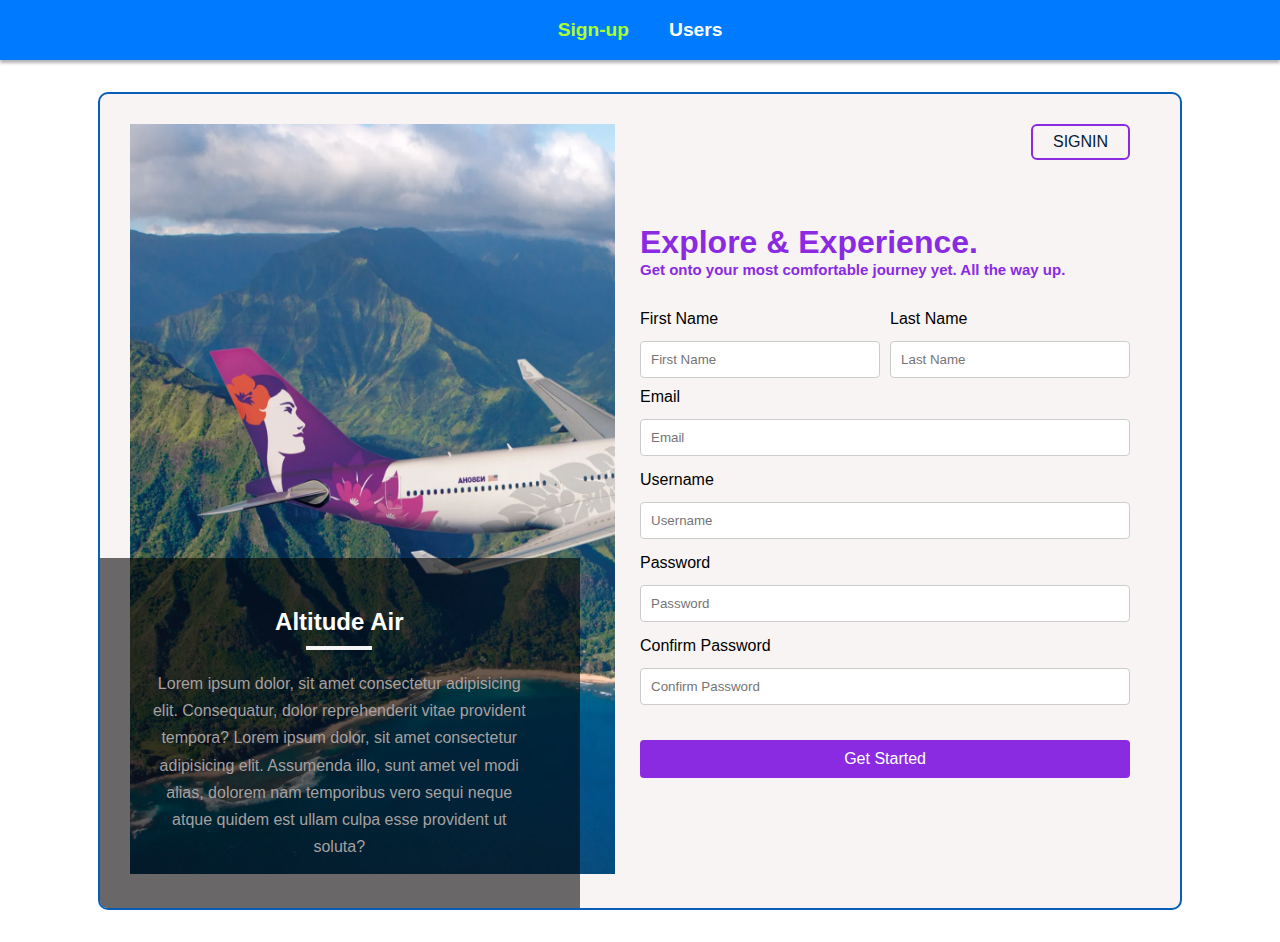
<file: index.html>
<!DOCTYPE html>
<html lang="en">

<head>
    <meta charset="UTF-8">
    <meta name="viewport" content="width=device-width, initial-scale=1.0">
    <link rel="shortcut icon" href="assets/leftImage.png" type="image/x-icon">
    <link rel="stylesheet" href="./css/home.css">
    <title>Broomees - airline</title>
</head>

<body>

    <nav class="nav">
        <!-- Navigation content -->
        <ul class="ul">
            <a href="#" class="active">
                <li>
                    Sign-up
                </li>
            </a>
            <a href="./pages/users.html">
                <li>Users</li>
            </a>
        </ul>
    </nav>

    <main>
        <div class="mainDiv">
            <div class="leftSection">
                <img src="./assets/leftImage.png" alt="LeftImage-airline" height="750px">
                <div class="leftContent">
                    <h2 class="h1Text">Altitude Air</h2>
                    <hr>
                    <p>Lorem ipsum dolor, sit amet consectetur adipisicing elit. Consequatur, dolor reprehenderit vitae
                        provident tempora? Lorem ipsum dolor, sit amet consectetur adipisicing elit. Assumenda illo,
                        sunt amet vel modi alias, dolorem nam temporibus vero sequi neque atque quidem est ullam culpa
                        esse provident ut soluta?</p>
                </div>
            </div>
            <div class="rightSection">
                <a href="pages/login.html" class="goToSignInBtn">Signin</a>
                <div class="rightContent">
                    <h1>Explore & Experience.</h1>
                    <p>Get onto your most comfortable journey yet. All the way up.</p>
                </div>
                <div class="formDiv">
                    <form class="customForm" id="SignUpFormData">
                        <div class="name">
                            <div class="nameFields">
                                <div class="firstName">
                                    <label for="firstName">First Name</label>
                                    <input type="text" id="firstName" placeholder="First Name">
                                </div>
                                <div class="lastName">
                                    <label for="lastName">Last Name</label>
                                    <input type="text" id="lastName" placeholder="Last Name">
                                </div>
                            </div>
                        </div>
                        <div class="email">
                            <label for="email">Email</label>
                            <input type="email" id="inputEmail" placeholder="Email">
                        </div>
                        <div class="username">
                            <label for="username">Username</label>
                            <input type="text" id="username" placeholder="Username">
                        </div>
                        <div class="password">
                            <label for="inputPassword">Password</label>
                            <input type="password" id="inputPassword" placeholder="Password">
                        </div>
                        <div class="confirmPassword">
                            <label for="cPassword">Confirm Password</label>
                            <input type="password" id="cPassword" placeholder="Confirm Password">
                        </div>
                        <button type="button" id="getStartedButton" class="getStartedButton" title="signUp">Get
                            Started</button>
                        <div class="error" id="error">
                            <!-- Error -->
                        </div>
                    </form>
                </div>
            </div>
        </div>
    </main>

    <script src="js/register.js"></script>
</body>

</html>
</file>
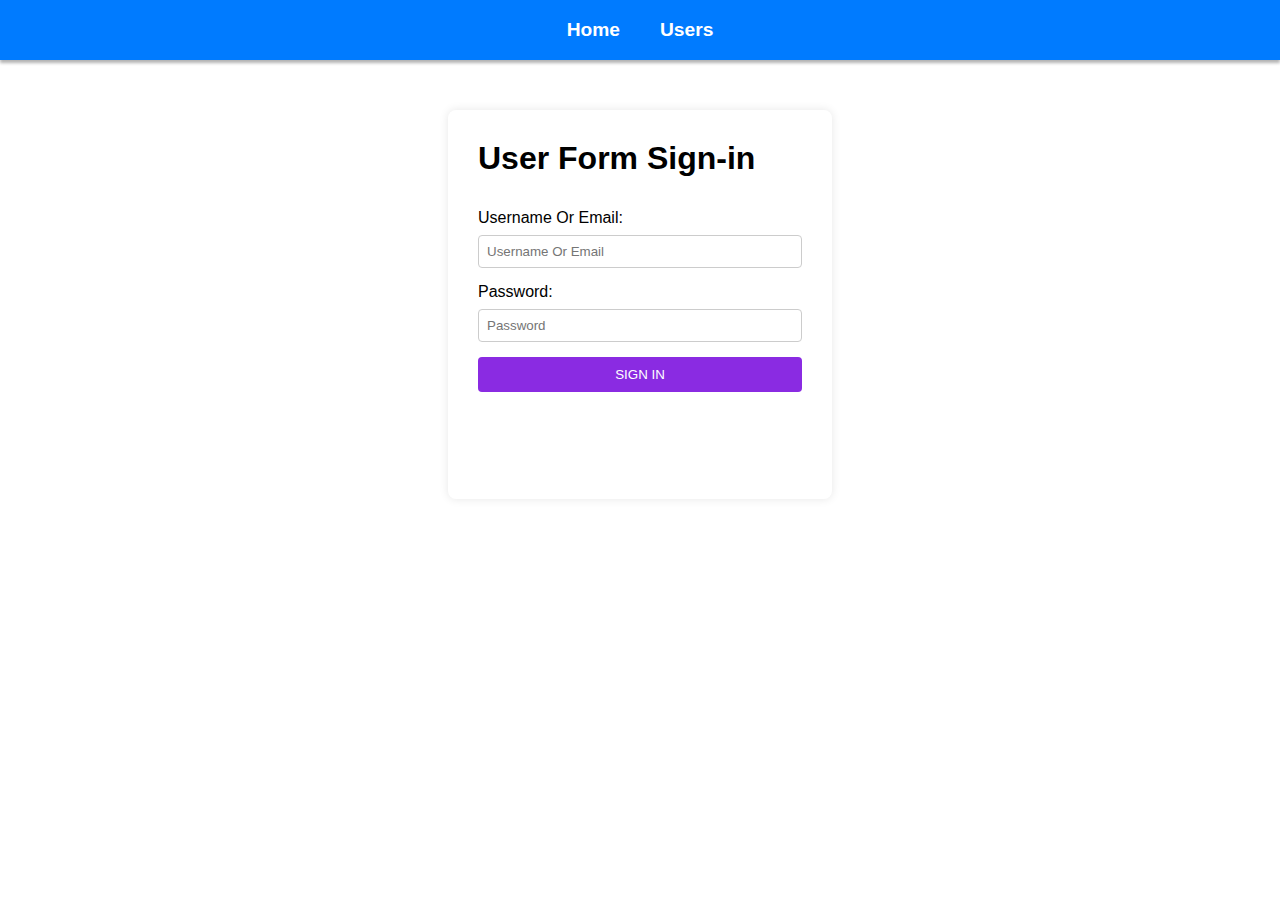
<file: pages/login.html>
<!DOCTYPE html>
<html lang="en">

<head>
    <meta charset="UTF-8">
    <meta name="viewport" content="width=device-width, initial-scale=1.0">
    <link rel="shortcut icon" href="../assets/leftImage.png" type="image/x-icon">
    <link rel="stylesheet" href="../css/home.css">
    <link rel="stylesheet" href="../css/userLogin.css">
    <title>Sign-in users</title>
</head>

<body>

    <nav class="nav">
        <!-- Navigation content -->
        <ul class="ul">
            <a href="../index.html">
                <li>
                    Home
                </li>
            </a>
            <a href="./users.html">
                <li>Users</li>
            </a>
        </ul>
    </nav>

    <div class="container">
        <h1 class="heading">User Form Sign-in</h1>
        <form id="signInForm" class="form">
            <!-- <h2>User Sign In</h2> -->
            <div class="form-group">
                <label for="usernameOrEmail">Username Or Email:</label>
                <input type="text" id="usernameOrEmail" name="usernameOrEmail" required placeholder="Username Or Email">
            </div>
            <div class="form-group">
                <label for="password">Password:</label>
                <input type="password" id="password" name="password" required placeholder="Password">
            </div>
            <button type="button" id="signInButton">Sign In</button>
            <p id="error" class="error">
                <!-- Error Here -->
            </p>
        </form>
    </div>

    <script src="../js/login.js"></script>


</body>

</html>
</file>
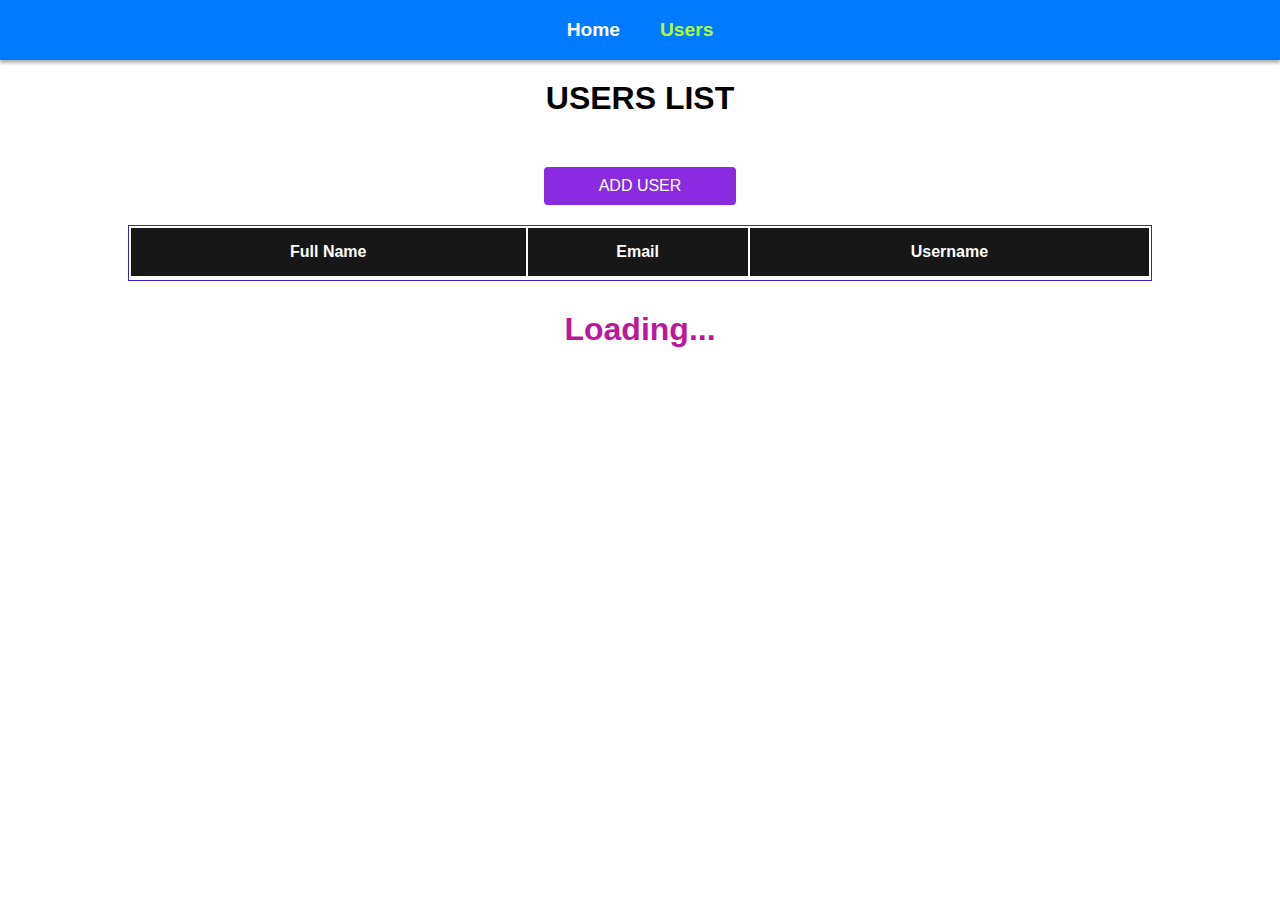
<file: pages/users.html>
<!DOCTYPE html>
<html lang="en">

<head>
    <meta charset="UTF-8">
    <meta name="viewport" content="width=device-width, initial-scale=1.0">
    <link rel="stylesheet" href="../css/home.css">
    <link rel="stylesheet" href="../css/userList.css">
    <link rel="shortcut icon" href="../assets/leftImage.png" type="image/x-icon">

    <title>Users</title>
</head>

<body>
    <nav class="nav">
        <!-- Navigation content -->
        <ul class="ul">
            <a href="../index.html">
                <li>
                    Home
                </li>
            </a>
            <a href="#" class="active">
                <li>Users</li>
            </a>
        </ul>
    </nav>
    <h1 class="title" id="title">Users List</h1>
    <a href="../index.html" id="addUser">Add User</a>
    <table class="table" id="table">
        <thead class="thead-dark">
            <tr>
                <th scope="col">Full Name</th>
                <th scope="col">Email</th>
                <th scope="col">Username</th>
            </tr>
        </thead>

        <tbody class="table-data" id="table-data">
            <!-- Dynamically data from js -->
            <tr>
                <!-- Dynamically data from js -->
            </tr>
        </tbody>
    </table>
    <h1 class="loading" id="loading">
        <!-- Loading Status Here -->
    </h1>
    <script src="../js/userList.js"></script>
</body>

</html>
</file>
<file: css/userLogin.css>
.heading {
	/* padding: 20px 50px; */
	font-size: 2rem;
	margin-bottom: 2rem;
}

.container {
	width: 30%;
	margin-top: 50px;
	background-color: #fff;
	padding: 30px;
	border-radius: 8px;
	box-shadow: 0 0 10px rgba(0, 0, 0, 0.1);
}

.form {
	margin: 2rem auto;
}

.form-group {
	margin-bottom: 15px;
}

label {
	display: block;
	margin-bottom: 8px;
}

input {
	width: 100%;
	padding: 8px;
	box-sizing: border-box;
	border: 1px solid #ccc;
	border-radius: 4px;
}

button {
	background-color: blueviolet;
	text-transform: uppercase;
	color: white;
	padding: 10px;
	border: none;
	border-radius: 4px;
	cursor: pointer;
	width: 100%;
}

button:hover {
	background-color: rgb(97, 28, 161);
}

@media (max-width: 1130px) {
	.container {
		width: 100%;
	}
	.heading {
		font-size: 1.5rem;
	}
}
</file>
<file: css/userList.css>
.h1Text {
	font-weight: bold;
	font-size: 2rem;
}
#addUser {
	margin-top: 50px;
	text-decoration: none;
	text-transform: uppercase;
	width: 15%;
	padding: 10px;
	background-color: blueviolet;
	color: #fff;
	border: none;
	text-align: center;
	border-radius: 4px;
	font-size: 16px;
	cursor: pointer;
}
#addUser:hover {
	background-color: rgb(104, 27, 176);
}
.title {
	margin-top: 20px;
	text-transform: uppercase;
	align-items: start;
}
/* Style the table */
.table {
	width: 80%;
	margin: 0 auto;
	/* border-collapse: collapse; */
	margin-top: 20px;
	text-align: center;
	border: 1px solid rgb(58, 35, 206);
	/* padding: 20px; */
	margin-bottom: 30px;
}

.thead-dark {
	height: 3rem;
	background-color: #181717;
	color: white;
}

.table-data td {
	padding: 12px;
	border-bottom: 1px solid #dddd;
}

.loading {
	color: rgb(189, 24, 153);
}
</file>
<file: css/home.css>
/* Reset default margin and padding */
* {
	margin: 0;
	padding: 0;
	box-sizing: border-box;
}

::-webkit-scrollbar {
	width: 0;
}

/* Body styles */
body {
	font-family: "Arial", sans-serif;
	display: flex;
	flex-direction: column;
	align-items: center;
	justify-content: center;
	margin: 0;
	padding: 0;
}

/* Navigation styles */
nav {
	width: 100%;
	display: flex;
	align-items: center;
	justify-content: center;
	background-color: #007bff;
	min-height: 60px;
	box-shadow: 0 3px 3px hsl(0deg 0% 0% / 0.3);
}

ul {
	display: flex;
	align-items: center;
	justify-content: center;
	padding: 10px;
	list-style: none;
	font-size: 1.2rem;
}
.active {
	color: greenyellow;
}
ul a {
	color: white;
	font-weight: bold;
	text-decoration: none;
}

ul li {
	margin: 0 20px;
	cursor: pointer;
}

/* Main styles */
main {
	max-width: 90vw;
	margin: 2rem auto;
}

/* Main division styles */
.mainDiv {
	padding: 30px;
	border: 2px solid #085db8;
	background-color: #f8f4f4;
	border-radius: 10px;
	display: flex;
	width: 100%;
	overflow: hidden;
}

/* Left section styles */
.leftSection {
	position: relative;
	flex: 1;
}

.leftSection img {
	width: 99%;
	height: 750px;
}

.leftContent {
	position: absolute;
	left: -6.4%;
	bottom: -30px;
	height: 350px;
	right: 40px;
	/* transform: translate(-50%, -50%); */
	text-align: center;
	color: #fff;
	background-color: rgba(0, 0, 0, 0.577);
	padding: 20px;
	border-radius: 0 0 0 8px;
}

.leftContent hr {
	height: 4px;
	border: none;
	width: 15%;
	background-color: #f5f5f5;
	margin: 10px auto;
}
.leftContent h2 {
	padding-top: 30px;
}
.leftContent p {
	padding: 10px 30px;
	line-height: 1.7rem;
	color: rgb(167, 160, 160);
}
/* Right section styles */
.rightSection {
	flex: 1;
	padding: 0px 20px 20px 20px;
	display: flex;
	flex-direction: column;
}

/* Go to Sign In Button */
.goToSignInBtn {
	align-self: flex-end;
	max-width: 150px;
	text-align: center;
	text-decoration: none;
	text-transform: uppercase;
	color: #041c36;
	background: transparent;
	border: 2px solid blueviolet;
	border-radius: 6px;
	padding: 7px 20px;
	/* margin: 20px 0; */
	cursor: pointer;
}
.goToSignInBtn:hover {
	background: rgb(230, 215, 246);
}

/* Right content styles */
.rightContent {
	color: blueviolet;
	margin: 4rem 0 2rem 0;
}

.rightContent p {
	font-size: 15px;
	font-weight: bold;
}

/* Form styles */

/* Form div */
.formDiv {
	width: 100%;
}

.customForm div {
	margin-bottom: 15px;
}

/* Input and label styles */
.customForm input,
.customForm textarea {
	width: 100%;
	padding: 10px;
	margin-top: 5px;
	border: 1px solid #ccc;
	border-radius: 4px;
}

.customForm input:focus,
.customForm textarea:focus {
	border: 1px solid #007bff;
	outline: none;
}

.customForm label {
	display: block;
	margin-bottom: 8px;
}

/* Name fields in one line */
.nameFields {
	display: flex;
	gap: 10px;
}

.nameFields .firstName,
.nameFields .lastName {
	flex: 1;
	margin-bottom: -5px;
}

/* Button styles */
.getStartedButton {
	width: 100%;
	padding: 10px;
	margin-top: 20px;
	background-color: blueviolet;
	color: #fff;
	border: none;
	text-align: center;
	border-radius: 4px;
	font-size: 16px;
	cursor: pointer;
}
.getStartedButton:hover {
	background-color: rgb(109, 23, 189);
}
/* Error Content */
.error {
	min-height: 25px;
	color: red;
	font-size: 20px;
	margin-top: 20px;
	font-weight: bold;
	text-align: center;
}
.success {
	color: green;
	font-size: 20px;
	margin-top: 20px;
	font-weight: bold;
	text-align: center;
}

@media (max-width: 1130px) {
	.mainDiv {
		flex-direction: column;
		gap: 8rem;
	}
	.leftContent {
		overflow-y: hidden;
	}
	.leftContent h2 {
		padding-top: 0;
	}
}
</file>
